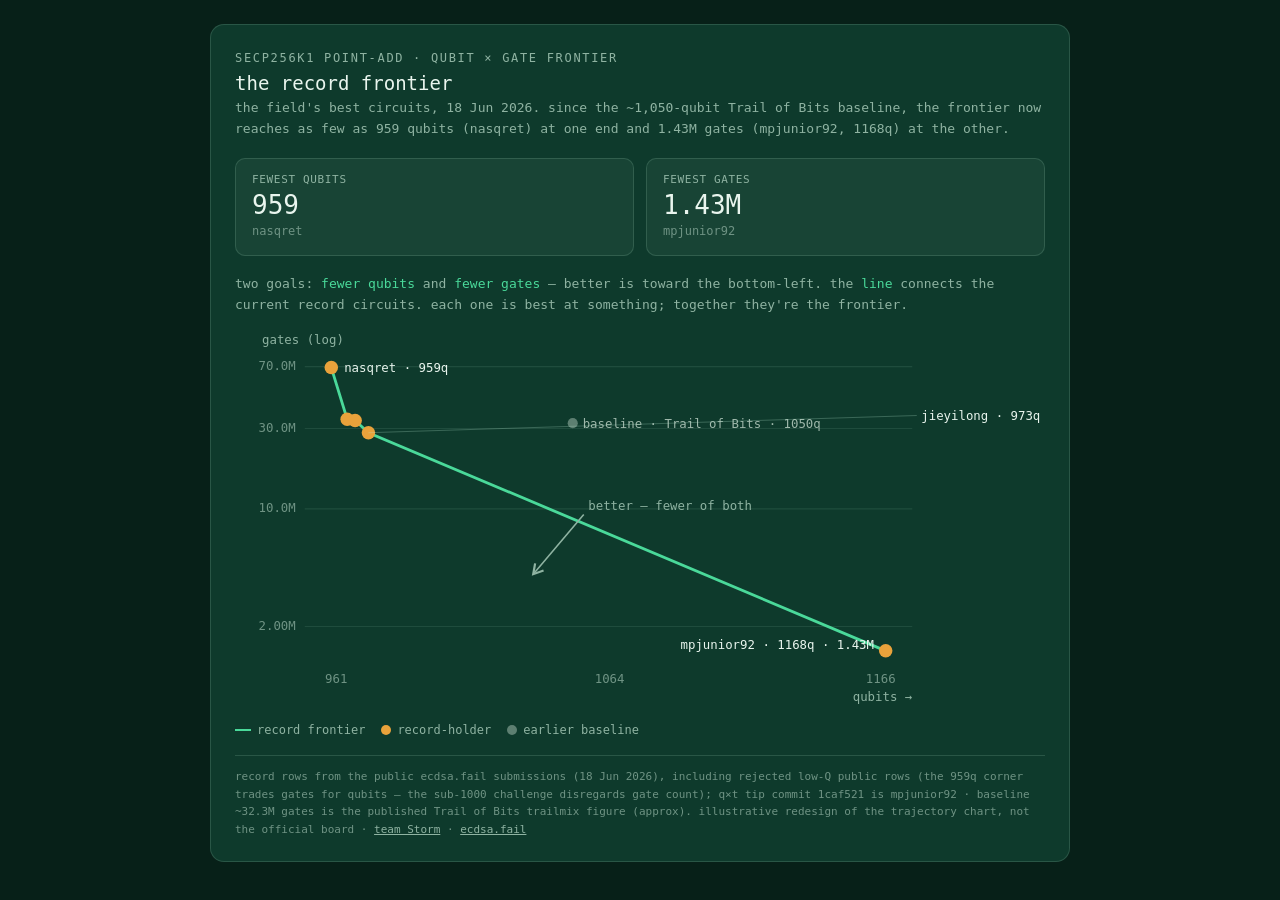
<file: dashboard/leaderboard.html>
<!doctype html>
<html lang="en">
<head>
<meta charset="utf-8">
<meta name="viewport" content="width=device-width, initial-scale=1">
<title>ecdsa.fail — record frontier</title>
<style>
  :root{
    --bg:#0e3a2c; --panel:rgba(180,230,205,0.06); --panel-bd:rgba(180,230,205,0.16);
    --ink:#e9f5ee; --mute:#8fb3a2; --dim:#6f9384; --accent:#4ad99a;
    --rec:#e9a23b; --base:#9fb8ab; --grid:rgba(180,230,205,0.10);
    --mono:'DM Mono','SF Mono',ui-monospace,Menlo,monospace;
  }
  *{box-sizing:border-box}
  body{margin:0;background:#072018;color:var(--ink);font-family:var(--mono);
       -webkit-font-smoothing:antialiased;padding:24px 16px}
  .wrap{max-width:860px;margin:0 auto}
  .card{background:var(--bg);border:1px solid var(--panel-bd);border-radius:14px;padding:22px 24px}
  .eyebrow{font-size:12px;letter-spacing:.14em;color:var(--mute);text-transform:uppercase}
  h1{font-size:19px;font-weight:500;margin:6px 0 4px;color:var(--ink)}
  .sub{font-size:13px;color:var(--mute);margin:0 0 18px;line-height:1.6}
  .stats{display:grid;grid-template-columns:repeat(2,minmax(0,1fr));gap:12px;margin-bottom:18px}
  .stat{background:var(--panel);border:1px solid var(--panel-bd);border-radius:10px;padding:14px 16px}
  .stat .lbl{font-size:11px;letter-spacing:.06em;text-transform:uppercase;color:var(--mute)}
  .stat .val{font-size:26px;color:var(--ink);margin:4px 0 2px}
  .stat .sub{font-size:12px;color:var(--dim);margin:0}
  .caption{font-size:13px;color:var(--mute);line-height:1.6;margin:0 0 6px}
  .caption b{font-weight:500;color:var(--accent)}
  svg{width:100%;height:auto;display:block}
  .legend{display:flex;flex-wrap:wrap;gap:16px;font-size:12px;color:var(--mute);margin-top:8px}
  .legend span{display:flex;gap:6px;align-items:center}
  .dot{width:10px;height:10px;border-radius:50%}
  .ln{width:16px;height:0;border-top:2.5px solid var(--accent);align-self:center}
  footer{font-size:11px;color:var(--dim);line-height:1.6;margin-top:18px;border-top:1px solid var(--panel-bd);padding-top:12px}
  footer a{color:var(--mute)}
  .num{font-variant-numeric:tabular-nums}
</style>
</head>
<body>
<div class="wrap">
  <div class="card">
    <span class="eyebrow">secp256k1 point-add · qubit × gate frontier</span>
    <h1>the record frontier</h1>
    <p class="sub" id="sub"></p>

    <section class="stats" id="stats"></section>

    <p class="caption">two goals: <b>fewer qubits</b> and <b>fewer gates</b> — better is toward the bottom-left.
      the <b>line</b> connects the current record circuits. each one is best at something; together they're the frontier.</p>

    <div id="chart"></div>

    <div class="legend">
      <span><span class="ln"></span>record frontier</span>
      <span><span class="dot" style="background:#e9a23b"></span>record-holder</span>
      <span><span class="dot" style="background:#9fb8ab;opacity:.55"></span>earlier baseline</span>
    </div>

    <footer id="src"></footer>
  </div>
</div>

<script>
const ASOF = "18 Jun 2026";

const submissions = [
  {solver:"Trail of Bits", qubits:1050, toffoli:32300000, baseline:true},
  {solver:"nasqret",   qubits:959,  toffoli:69124073},
  {solver:"nasqret",   qubits:965,  toffoli:34069641},
  {solver:"jieyilong", qubits:968,  toffoli:33476041},
  {solver:"jieyilong", qubits:973,  toffoli:28328177},
  {solver:"mpjunior92", qubits:1168, toffoli:1432332}
];

const fmtT = t => (t/1e6).toFixed(t<10e6?2:1) + "M";
submissions.forEach(d => d.score = d.qubits * d.toffoli);

const live = submissions.filter(d=>!d.baseline);
const sorted = live.slice().sort((a,b)=> a.qubits-b.qubits || a.toffoli-b.toffoli);
let min = Infinity;
sorted.forEach(d => { if (d.toffoli < min){ d.frontier = true; min = d.toffoli; } else d.frontier = false; });

const fewestQ = live.reduce((a,b)=> b.qubits < a.qubits ? b : a);
const fewestT = live.reduce((a,b)=> b.toffoli < a.toffoli ? b : a);
const baseline = submissions.find(d=>d.baseline);

document.getElementById("sub").innerHTML =
  `the field's best circuits, ${ASOF}. since the ~${baseline.qubits.toLocaleString()}-qubit Trail of Bits baseline, the frontier now reaches as few as ${fewestQ.qubits} qubits (${fewestQ.solver}) at one end and ${fmtT(fewestT.toffoli)} gates (${fewestT.solver}, ${fewestT.qubits}q) at the other.`;

document.getElementById("stats").innerHTML = [
  {lbl:"fewest qubits", val:fewestQ.qubits, sub:fewestQ.solver},
  {lbl:"fewest gates", val:fmtT(fewestT.toffoli), sub:fewestT.solver}
].map(c=>`<div class="stat"><div class="lbl">${c.lbl}</div><div class="val num">${c.val}</div><div class="sub">${c.solver||c.sub}</div></div>`).join("");

const W=720,H=350,M={l:62,r:118,t:34,b:46};
const pw=W-M.l-M.r, ph=H-M.t-M.b;
const qs=submissions.map(d=>d.qubits), ts=submissions.map(d=>d.toffoli);
const qMin=Math.min(...qs)-10, qMax=Math.max(...qs)+10;
const lt=t=>Math.log10(t), tMin=lt(Math.min(...ts)/1.18), tMax=lt(Math.max(...ts)*1.12);
const X=q=>M.l+(q-qMin)/(qMax-qMin)*pw;
const Y=t=>M.t+(tMax-lt(t))/(tMax-tMin)*ph;

const front = live.filter(d=>d.frontier).sort((a,b)=>a.qubits-b.qubits);
let s = `<svg viewBox="0 0 ${W} ${H}" role="img" aria-label="Qubit versus gate-count record frontier for secp256k1 point-add as of ${ASOF}. The frontier runs from ${fewestQ.solver} at ${fewestQ.qubits} qubits down to ${fewestT.solver} at ${fewestT.qubits} qubits and ${fmtT(fewestT.toffoli)} gates, below an earlier ${baseline.qubits}-qubit baseline.">`;
s += `<defs><marker id="arr" markerWidth="9" markerHeight="9" refX="6" refY="4.5" orient="auto"><path d="M1,1 L7,4.5 L1,8" fill="none" stroke="#8fb3a2" stroke-width="1.4"/></marker></defs>`;

[2e6,10e6,30e6,70e6].forEach(t=>{const y=Y(t);
  s+=`<line x1="${M.l}" y1="${y.toFixed(1)}" x2="${M.l+pw}" y2="${y.toFixed(1)}" stroke="var(--grid)"/>`;
  s+=`<text x="${M.l-8}" y="${(y+3).toFixed(1)}" text-anchor="end" font-size="11" fill="#6f9384">${fmtT(t)}</text>`;});
s+=`<text x="${M.l-38}" y="${M.t-14}" font-size="11" fill="#8fb3a2">gates (log)</text>`;
[Math.round(qMin+12),Math.round((qMin+qMax)/2),Math.round(qMax-12)].forEach(q=>{
  s+=`<text x="${X(q).toFixed(0)}" y="${M.t+ph+18}" text-anchor="middle" font-size="11" fill="#6f9384">${q}</text>`;});
s+=`<text x="${(M.l+pw).toFixed(0)}" y="${M.t+ph+34}" text-anchor="end" font-size="11" fill="#8fb3a2">qubits →</text>`;

const bx=X(baseline.qubits), by=Y(baseline.toffoli);
s+=`<circle cx="${bx.toFixed(1)}" cy="${by.toFixed(1)}" r="4.5" fill="#9fb8ab" opacity="0.55"/>`;
s+=`<text x="${(bx+9).toFixed(0)}" y="${(by+4).toFixed(0)}" font-size="11" fill="#9fb8ab">baseline · ${baseline.solver} · ${baseline.qubits}q</text>`;

s+=`<path d="${front.map((d,i)=>(i?'L':'M')+X(d.qubits).toFixed(1)+','+Y(d.toffoli).toFixed(1)).join(' ')}" fill="none" stroke="var(--accent)" stroke-width="2.5"/>`;
front.forEach(d=> s+=`<circle cx="${X(d.qubits).toFixed(1)}" cy="${Y(d.toffoli).toFixed(1)}" r="6" fill="var(--rec)"/>`);

const labels=[{d:fewestQ,direct:true},{d:live.find(d=>d.qubits===973),ly:M.t+50},{d:fewestT,right:true}];
labels.forEach(L=>{ if(!L.d) return; const d=L.d;
  if(L.direct){ s+=`<text x="${(X(d.qubits)+11).toFixed(0)}" y="${(Y(d.toffoli)+4).toFixed(0)}" text-anchor="start" font-size="11" fill="#e9f5ee">${d.solver} · ${d.qubits}q</text>`; return; }
  const lx = L.right ? X(d.qubits)-10 : M.l+pw+8;
  const ly = L.right ? Y(d.toffoli)-2 : L.ly;
  if(!L.right) s+=`<line x1="${X(d.qubits).toFixed(1)}" y1="${Y(d.toffoli).toFixed(1)}" x2="${(lx-4).toFixed(0)}" y2="${ly}" stroke="#b4e6cd" stroke-width="0.6" stroke-opacity="0.4"/>`;
  s+=`<text x="${lx.toFixed(0)}" y="${L.right?ly:ly+4}" text-anchor="${L.right?'end':'start'}" font-size="11" fill="#e9f5ee">${d.solver} · ${d.qubits}q${L.right?' · '+fmtT(d.toffoli):''}</text>`;});

const ax=X(qMin+(qMax-qMin)*0.46), ay=Y(7e6);
s+=`<line x1="${ax.toFixed(0)}" y1="${(ay-18).toFixed(0)}" x2="${(ax-44).toFixed(0)}" y2="${(ay+34).toFixed(0)}" stroke="#8fb3a2" stroke-width="1.4" marker-end="url(#arr)"/>`;
s+=`<text x="${(ax+4).toFixed(0)}" y="${(ay-22).toFixed(0)}" font-size="11" fill="#8fb3a2">better — fewer of both</text>`;
s+=`</svg>`;
document.getElementById("chart").innerHTML = s;

document.getElementById("src").innerHTML =
  `record rows from the public ecdsa.fail submissions (${ASOF}), including rejected low-Q public rows (the 959q corner trades gates for qubits — the sub-1000 challenge disregards gate count); q×t tip commit 1caf521 is mpjunior92 · baseline ~32.3M gates is the published Trail of Bits trailmix figure (approx). illustrative redesign of the trajectory chart, not the official board · <a href="team.html">team Storm</a> · <a href="https://www.ecdsa.fail/">ecdsa.fail</a>`;
</script>
</body>
</html>
</file>
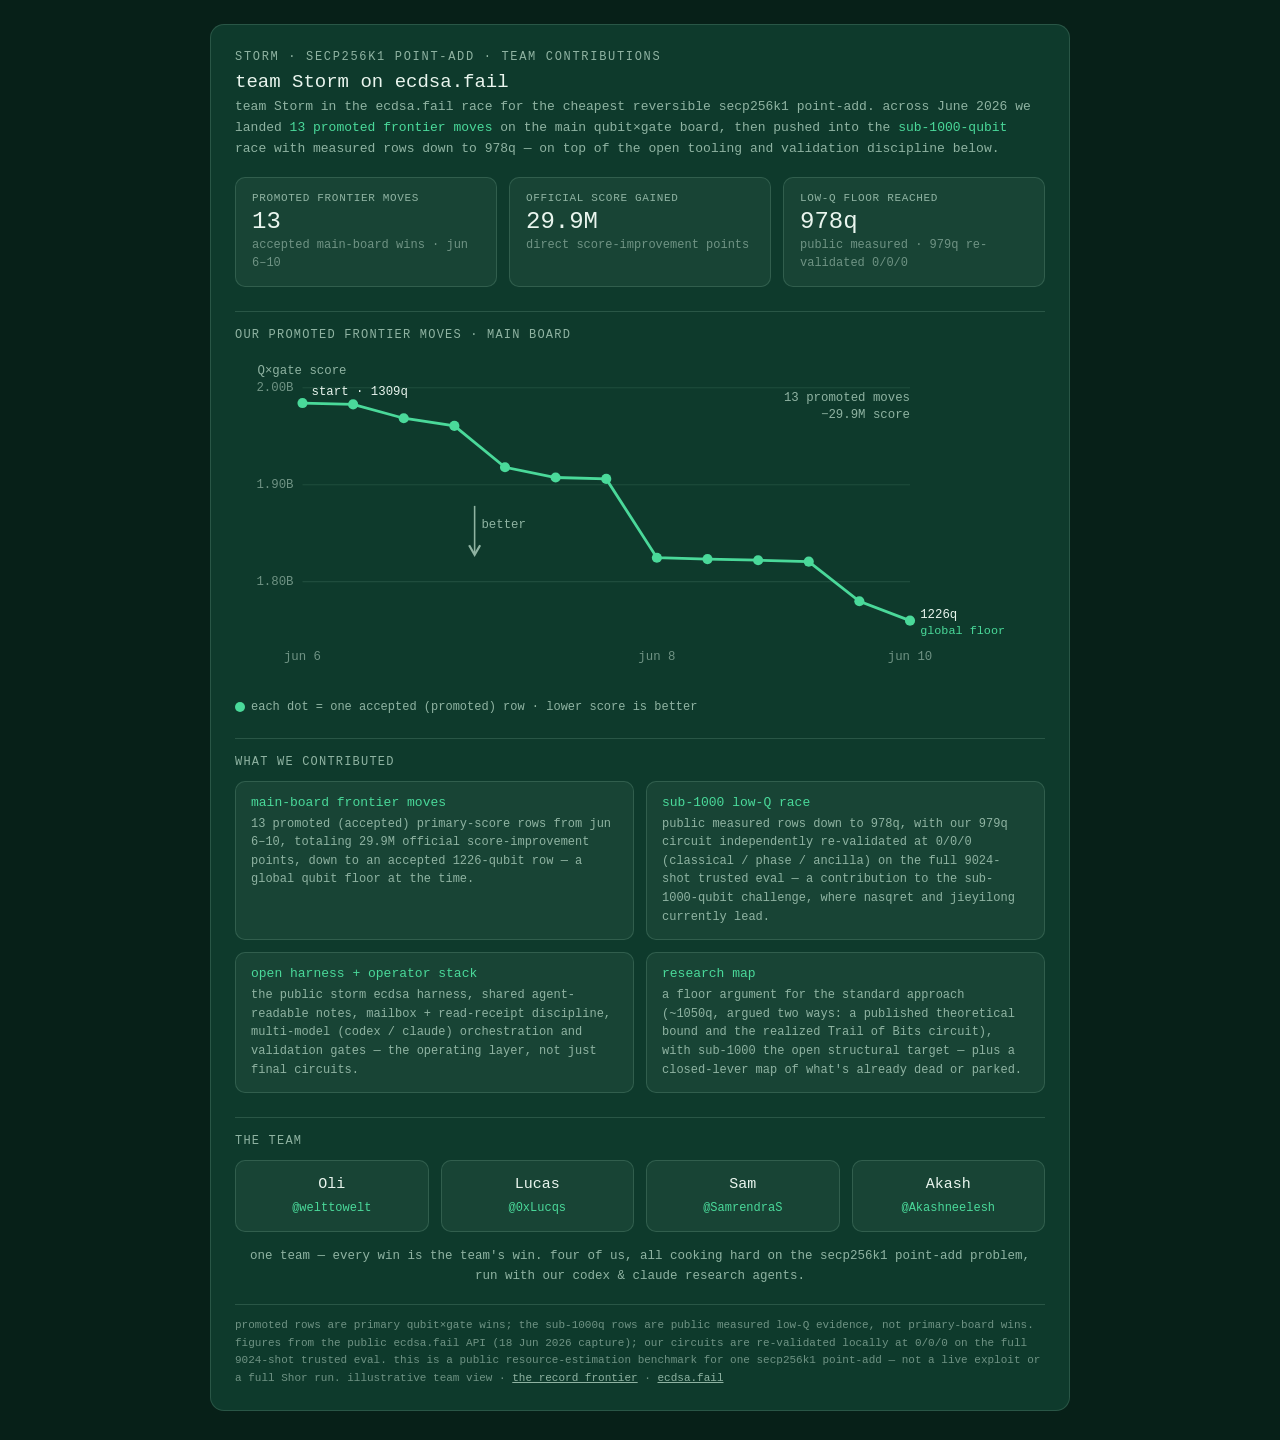
<file: dashboard/team.html>
<!doctype html>
<html lang="en">
<head>
<meta charset="utf-8">
<meta name="viewport" content="width=device-width, initial-scale=1">
<title>ecdsa.fail — team Storm</title>
<style>
  :root{
    --bg:#0e3a2c; --panel:rgba(180,230,205,0.06); --panel-bd:rgba(180,230,205,0.16);
    --ink:#e9f5ee; --mute:#8fb3a2; --dim:#6f9384; --accent:#4ad99a;
    --rec:#e9a23b; --base:#9fb8ab; --grid:rgba(180,230,205,0.10);
    --mono:'DM Mono','SF Mono',ui-monospace,Menlo,monospace;
  }
  *{box-sizing:border-box}
  body{margin:0;background:#072018;color:var(--ink);font-family:var(--mono);
       -webkit-font-smoothing:antialiased;padding:24px 16px}
  .wrap{max-width:860px;margin:0 auto}
  .card{background:var(--bg);border:1px solid var(--panel-bd);border-radius:14px;padding:22px 24px}
  .eyebrow{font-size:12px;letter-spacing:.14em;color:var(--mute);text-transform:uppercase}
  h1{font-size:19px;font-weight:500;margin:6px 0 4px;color:var(--ink)}
  .sub{font-size:13px;color:var(--mute);margin:0 0 18px;line-height:1.6}
  .sub b{font-weight:500;color:var(--accent)}
  .stats{display:grid;grid-template-columns:repeat(3,minmax(0,1fr));gap:12px;margin-bottom:4px}
  .stat{background:var(--panel);border:1px solid var(--panel-bd);border-radius:10px;padding:14px 16px}
  .stat .lbl{font-size:11px;letter-spacing:.06em;text-transform:uppercase;color:var(--mute)}
  .stat .val{font-size:24px;color:var(--ink);margin:4px 0 2px}
  .stat .sub2{font-size:12px;color:var(--dim);margin:0;line-height:1.45}
  h2{font-size:12px;letter-spacing:.1em;text-transform:uppercase;color:var(--mute);font-weight:500;
     margin:24px 0 12px;border-top:1px solid var(--panel-bd);padding-top:16px}
  svg{width:100%;height:auto;display:block}
  .legend{display:flex;flex-wrap:wrap;gap:16px;font-size:12px;color:var(--mute);margin-top:8px}
  .legend span{display:flex;gap:6px;align-items:center}
  .dot{width:10px;height:10px;border-radius:50%}
  .grid2{display:grid;grid-template-columns:repeat(2,minmax(0,1fr));gap:12px}
  .box{background:var(--panel);border:1px solid var(--panel-bd);border-radius:10px;padding:13px 15px}
  .box .h{font-size:13px;color:var(--accent);margin:0 0 5px}
  .box .b{font-size:12px;color:var(--mute);line-height:1.55;margin:0}
  .team{display:grid;grid-template-columns:repeat(4,minmax(0,1fr));gap:12px}
  .member{background:var(--panel);border:1px solid var(--panel-bd);border-radius:10px;padding:15px 12px;text-align:center}
  .member .nm{font-size:15px;color:var(--ink);display:block;margin-bottom:5px}
  .member a{font-size:12px;color:var(--accent);text-decoration:none}
  .member a:hover{text-decoration:underline}
  .spirit{font-size:12.5px;color:var(--mute);line-height:1.6;margin:14px 0 0;text-align:center}
  footer{font-size:11px;color:var(--dim);line-height:1.6;margin-top:18px;border-top:1px solid var(--panel-bd);padding-top:12px}
  footer a{color:var(--mute)}
  .num{font-variant-numeric:tabular-nums}
</style>
</head>
<body>
<div class="wrap">
  <div class="card">
    <span class="eyebrow">storm · secp256k1 point-add · team contributions</span>
    <h1>team Storm on ecdsa.fail</h1>
    <p class="sub" id="sub"></p>

    <section class="stats" id="stats"></section>

    <h2>our promoted frontier moves · main board</h2>
    <div id="chart"></div>
    <div class="legend">
      <span><span class="dot" style="background:#4ad99a"></span>each dot = one accepted (promoted) row · lower score is better</span>
    </div>

    <h2>what we contributed</h2>
    <section class="grid2" id="contribs"></section>

    <h2>the team</h2>
    <section class="team" id="teamEl"></section>
    <p class="spirit" id="spirit"></p>

    <footer id="src"></footer>
  </div>
</div>

<script>
const ASOF = "18 Jun 2026";

/* the team — github handles only, no titles: one team, flat */
const team = [
  {name:"Oli",   gh:"welttowelt"},
  {name:"Lucas", gh:"0xLucqs"},
  {name:"Sam",   gh:"SamrendraS"},
  {name:"Akash", gh:"Akashneelesh"}
];

/* the 13 promoted (accepted) primary-score rows, jun 6-10 2026.
   score = peak qubits x avg executed Toffoli (lower is better). public ecdsa.fail API. */
const moves = [
  {d:"jun 6",  q:1309, score:1984166492},
  {d:"jun 6",  q:1309, score:1982805132},
  {d:"jun 6",  q:1309, score:1968567139},
  {d:"jun 6",  q:1309, score:1960613655},
  {d:"jun 7",  q:1307, score:1917944080},
  {d:"jun 7",  q:1306, score:1907351618},
  {d:"jun 7",  q:1306, score:1906003826},
  {d:"jun 8",  q:1300, score:1824581200},
  {d:"jun 8",  q:1299, score:1823175078},
  {d:"jun 8",  q:1298, score:1822107738},
  {d:"jun 8",  q:1297, score:1820670235},
  {d:"jun 9",  q:1285, score:1779704440},
  {d:"jun 10", q:1226, score:1759744004}
];

const contribs = [
  {h:"main-board frontier moves", b:"13 promoted (accepted) primary-score rows from jun 6–10, totaling 29.9M official score-improvement points, down to an accepted 1226-qubit row — a global qubit floor at the time."},
  {h:"sub-1000 low-Q race", b:"public measured rows down to 978q, with our 979q circuit independently re-validated at 0/0/0 (classical / phase / ancilla) on the full 9024-shot trusted eval — a contribution to the sub-1000-qubit challenge, where nasqret and jieyilong currently lead."},
  {h:"open harness + operator stack", b:"the public storm ecdsa harness, shared agent-readable notes, mailbox + read-receipt discipline, multi-model (codex / claude) orchestration and validation gates — the operating layer, not just final circuits."},
  {h:"research map", b:"a floor argument for the standard approach (~1050q, argued two ways: a published theoretical bound and the realized Trail of Bits circuit), with sub-1000 the open structural target — plus a closed-lever map of what's already dead or parked."}
];

document.getElementById("sub").innerHTML =
  `team Storm in the ecdsa.fail race for the cheapest reversible secp256k1 point-add. across June 2026 we landed <b>13 promoted frontier moves</b> on the main qubit×gate board, then pushed into the <b>sub-1000-qubit</b> race with measured rows down to 978q — on top of the open tooling and validation discipline below.`;

document.getElementById("stats").innerHTML = [
  {lbl:"promoted frontier moves", val:"13", sub2:"accepted main-board wins · jun 6–10"},
  {lbl:"official score gained", val:"29.9M", sub2:"direct score-improvement points"},
  {lbl:"low-Q floor reached", val:"978q", sub2:"public measured · 979q re-validated 0/0/0"}
].map(c=>`<div class="stat"><div class="lbl">${c.lbl}</div><div class="val num">${c.val}</div><div class="sub2">${c.sub2}</div></div>`).join("");

/* ---- chart: the 13 promoted frontier moves (score descending) ---- */
const fmtB = s => (s/1e9).toFixed(2)+"B";
const W=720,H=300,M={l:60,r:120,t:30,b:46};
const pw=W-M.l-M.r, ph=H-M.t-M.b;
const n=moves.length;
const sMin=1.74e9, sMax=2.0e9;
const X=i=>M.l+(i/(n-1))*pw;
const Y=s=>M.t+(sMax-s)/(sMax-sMin)*ph;

let s=`<svg viewBox="0 0 ${W} ${H}" role="img" aria-label="Team Storm's 13 promoted frontier moves on the main ecdsa.fail board, June 6 to 10 2026. The qubit×gate score fell from about 1.98 billion at 1309 qubits to 1.76 billion at an accepted 1226-qubit row, a global qubit floor at the time.">`;
s+=`<defs><marker id="arr" markerWidth="9" markerHeight="9" refX="6" refY="4.5" orient="auto"><path d="M1,1 L7,4.5 L1,8" fill="none" stroke="#8fb3a2" stroke-width="1.4"/></marker></defs>`;

[1.8e9,1.9e9,2.0e9].forEach(v=>{const y=Y(v);
  s+=`<line x1="${M.l}" y1="${y.toFixed(1)}" x2="${M.l+pw}" y2="${y.toFixed(1)}" stroke="var(--grid)"/>`;
  s+=`<text x="${M.l-8}" y="${(y+3).toFixed(1)}" text-anchor="end" font-size="11" fill="#6f9384">${fmtB(v)}</text>`;});
s+=`<text x="${M.l-40}" y="${M.t-12}" font-size="11" fill="#8fb3a2">Q×gate score</text>`;
[[0,"jun 6"],[7,"jun 8"],[12,"jun 10"]].forEach(([i,lab])=>{
  s+=`<text x="${X(i).toFixed(0)}" y="${M.t+ph+18}" text-anchor="middle" font-size="11" fill="#6f9384">${lab}</text>`;});

s+=`<path d="${moves.map((m,i)=>(i?'L':'M')+X(i).toFixed(1)+','+Y(m.score).toFixed(1)).join(' ')}" fill="none" stroke="var(--accent)" stroke-width="2.5"/>`;
moves.forEach((m,i)=> s+=`<circle cx="${X(i).toFixed(1)}" cy="${Y(m.score).toFixed(1)}" r="4.5" fill="var(--accent)"/>`);

/* endpoint labels */
s+=`<text x="${(X(0)+8).toFixed(0)}" y="${(Y(moves[0].score)-8).toFixed(0)}" font-size="11" fill="#e9f5ee">start · 1309q</text>`;
s+=`<text x="${(X(n-1)+9).toFixed(0)}" y="${(Y(moves[n-1].score)-2).toFixed(0)}" font-size="11" fill="#e9f5ee">1226q</text>`;
s+=`<text x="${(X(n-1)+9).toFixed(0)}" y="${(Y(moves[n-1].score)+12).toFixed(0)}" font-size="10.5" fill="#4ad99a">global floor</text>`;

/* summary note, top-right empty space */
s+=`<text x="${(M.l+pw).toFixed(0)}" y="${(M.t+12).toFixed(0)}" text-anchor="end" font-size="11" fill="#8fb3a2">13 promoted moves</text>`;
s+=`<text x="${(M.l+pw).toFixed(0)}" y="${(M.t+27).toFixed(0)}" text-anchor="end" font-size="11" fill="#8fb3a2">−29.9M score</text>`;

/* better-direction arrow (down = lower score) */
const ax=X(3.4), ay=Y(1.86e9);
s+=`<line x1="${ax.toFixed(0)}" y1="${(ay-16).toFixed(0)}" x2="${ax.toFixed(0)}" y2="${(ay+26).toFixed(0)}" stroke="#8fb3a2" stroke-width="1.4" marker-end="url(#arr)"/>`;
s+=`<text x="${(ax+6).toFixed(0)}" y="${(ay+4).toFixed(0)}" font-size="11" fill="#8fb3a2">better</text>`;
s+=`</svg>`;
document.getElementById("chart").innerHTML=s;

document.getElementById("contribs").innerHTML = contribs
  .map(c=>`<div class="box"><p class="h">${c.h}</p><p class="b">${c.b}</p></div>`).join("");

document.getElementById("teamEl").innerHTML = team.map(m=>
  `<div class="member"><span class="nm">${m.name}</span>`+
  `<a href="https://github.com/${m.gh}" target="_blank" rel="noopener">@${m.gh}</a></div>`).join("");

document.getElementById("spirit").innerHTML =
  `one team — every win is the team's win. four of us, all cooking hard on the secp256k1 point-add problem, run with our codex &amp; claude research agents.`;

document.getElementById("src").innerHTML =
  `promoted rows are primary qubit×gate wins; the sub-1000q rows are public measured low-Q evidence, not primary-board wins. figures from the public ecdsa.fail API (${ASOF} capture); our circuits are re-validated locally at 0/0/0 on the full 9024-shot trusted eval. this is a public resource-estimation benchmark for one secp256k1 point-add — not a live exploit or a full Shor run. illustrative team view · <a href="leaderboard.html">the record frontier</a> · <a href="https://www.ecdsa.fail/">ecdsa.fail</a>`;
</script>
</body>
</html>
</file>
